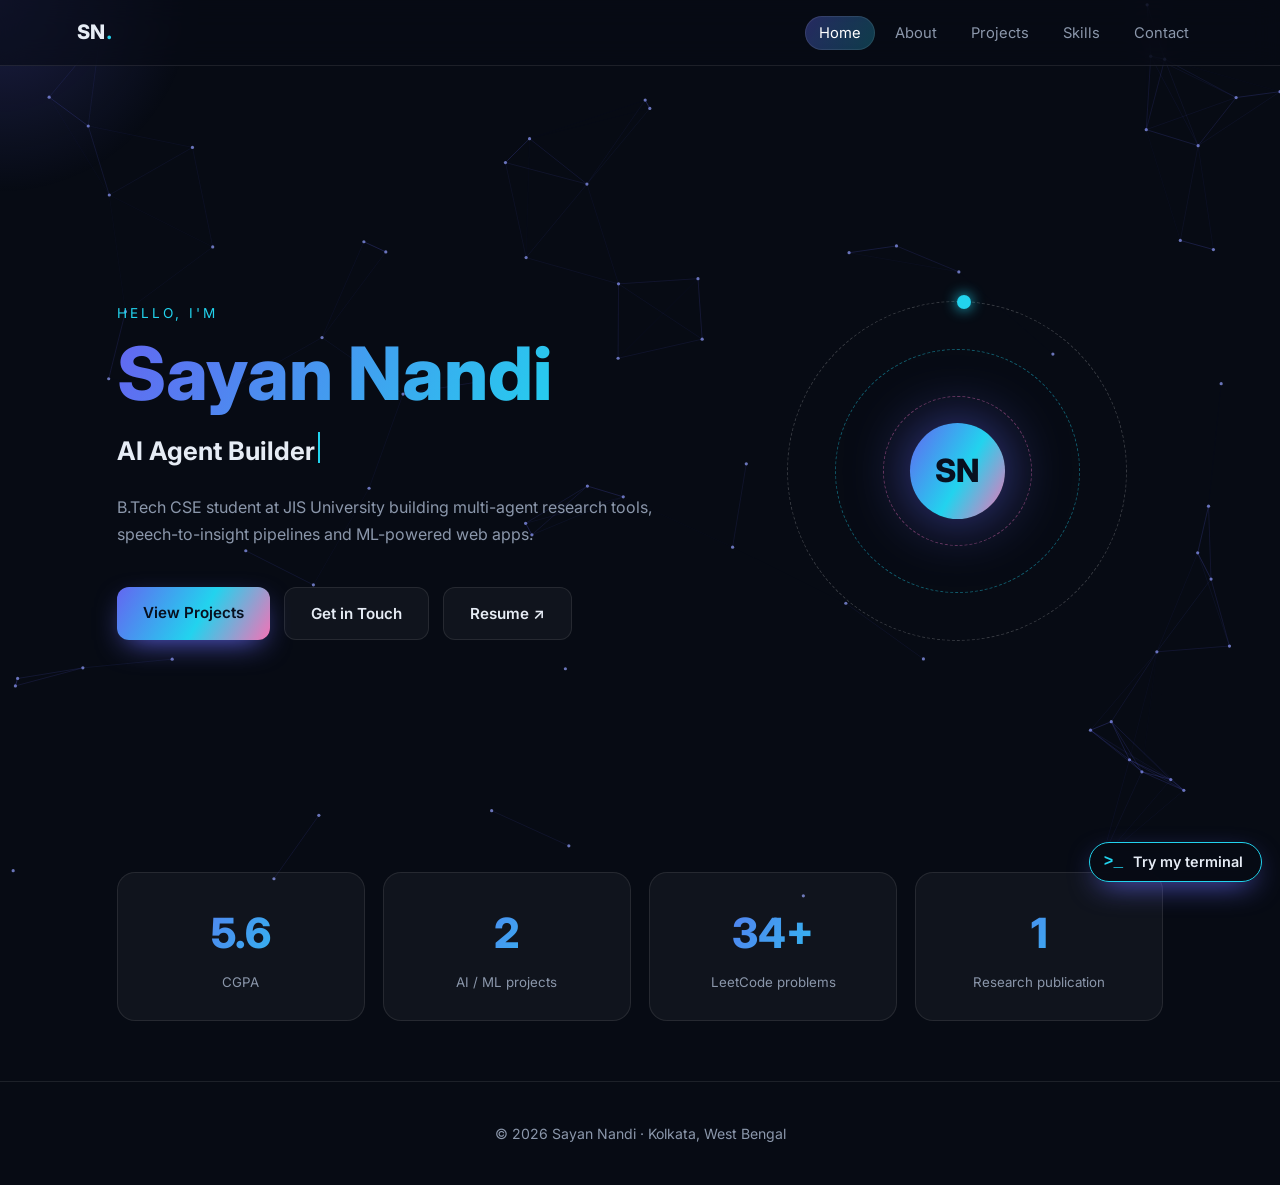
<file: index.html>
<!DOCTYPE html>
<html lang="en">
<head>
<meta charset="UTF-8">
<meta name="viewport" content="width=device-width, initial-scale=1">
<title>Sayan Nandi | Portfolio</title>
<meta name="description" content="Portfolio of Sayan Nandi, B.Tech CSE student building AI agents and ML apps.">
<link rel="preconnect" href="https://fonts.googleapis.com">
<link href="https://fonts.googleapis.com/css2?family=Inter:wght@400;500;600;800&display=swap" rel="stylesheet">
<link rel="stylesheet" href="css/style.css">
</head>
<body>
<canvas id="bg"></canvas><div class="glow"></div><div class="progress"></div><div id="curtain"></div>
<nav>
  <a class="logo" href="index.html">SN<span>.</span></a>
  <button class="burger" aria-label="Menu">☰</button>
  <ul class="links">
    <li><a href="index.html">Home</a></li>
    <li><a href="about.html">About</a></li>
    <li><a href="projects.html">Projects</a></li>
    <li><a href="skills.html">Skills</a></li>
    <li><a href="contact.html">Contact</a></li>
  </ul>
</nav>
<main>
  <section class="hero">
    <div>
      <p class="eyebrow reveal">Hello, I'm</p>
      <h1 class="reveal d1"><span class="grad">Sayan Nandi</span></h1>
      <p class="typing reveal d2"><b id="typed" data-words='["AI Agent Builder","Machine Learning Enthusiast","Research Intern","Full-Stack Learner","GSSoC 2026 Contributor"]'></b><span class="cursor"></span></p>
      <p class="sub reveal d3">B.Tech CSE student at JIS University  building multi-agent research tools, speech-to-insight pipelines and ML-powered web apps.</p>
      <div class="btns reveal d3">
        <a class="btn primary" href="projects.html">View Projects</a>
        <a class="btn" href="contact.html">Get in Touch</a>
        <a class="btn" href="SayanResumeNew.pdf" target="_blank">Resume ↗</a>
      </div>
    </div>
    <div class="orb reveal d2">
      <div class="ring"><i class="dot"></i></div><div class="ring"></div><div class="ring"></div>
      <div class="core">SN</div>
    </div>
  </section>

  <section class="stats">
    <div class="card stat reveal"><div class="num grad" data-count="9.4" data-dec="1">0</div><small>CGPA</small></div>
    <div class="card stat reveal d1"><div class="num grad" data-count="3">0</div><small>AI / ML projects</small></div>
    <div class="card stat reveal d2"><div class="num grad" data-count="57" data-suffix="+">0</div><small>LeetCode problems</small></div>
    <div class="card stat reveal d3"><div class="num grad" data-count="1">0</div><small>Research publication</small></div>
  </section>
</main>
<footer>© <span id="year"></span> Sayan Nandi · Kolkata, West Bengal</footer>
<script src="js/main.js"></script>
<script src="js/terminal.js"></script>
</body>
</html>
</file>
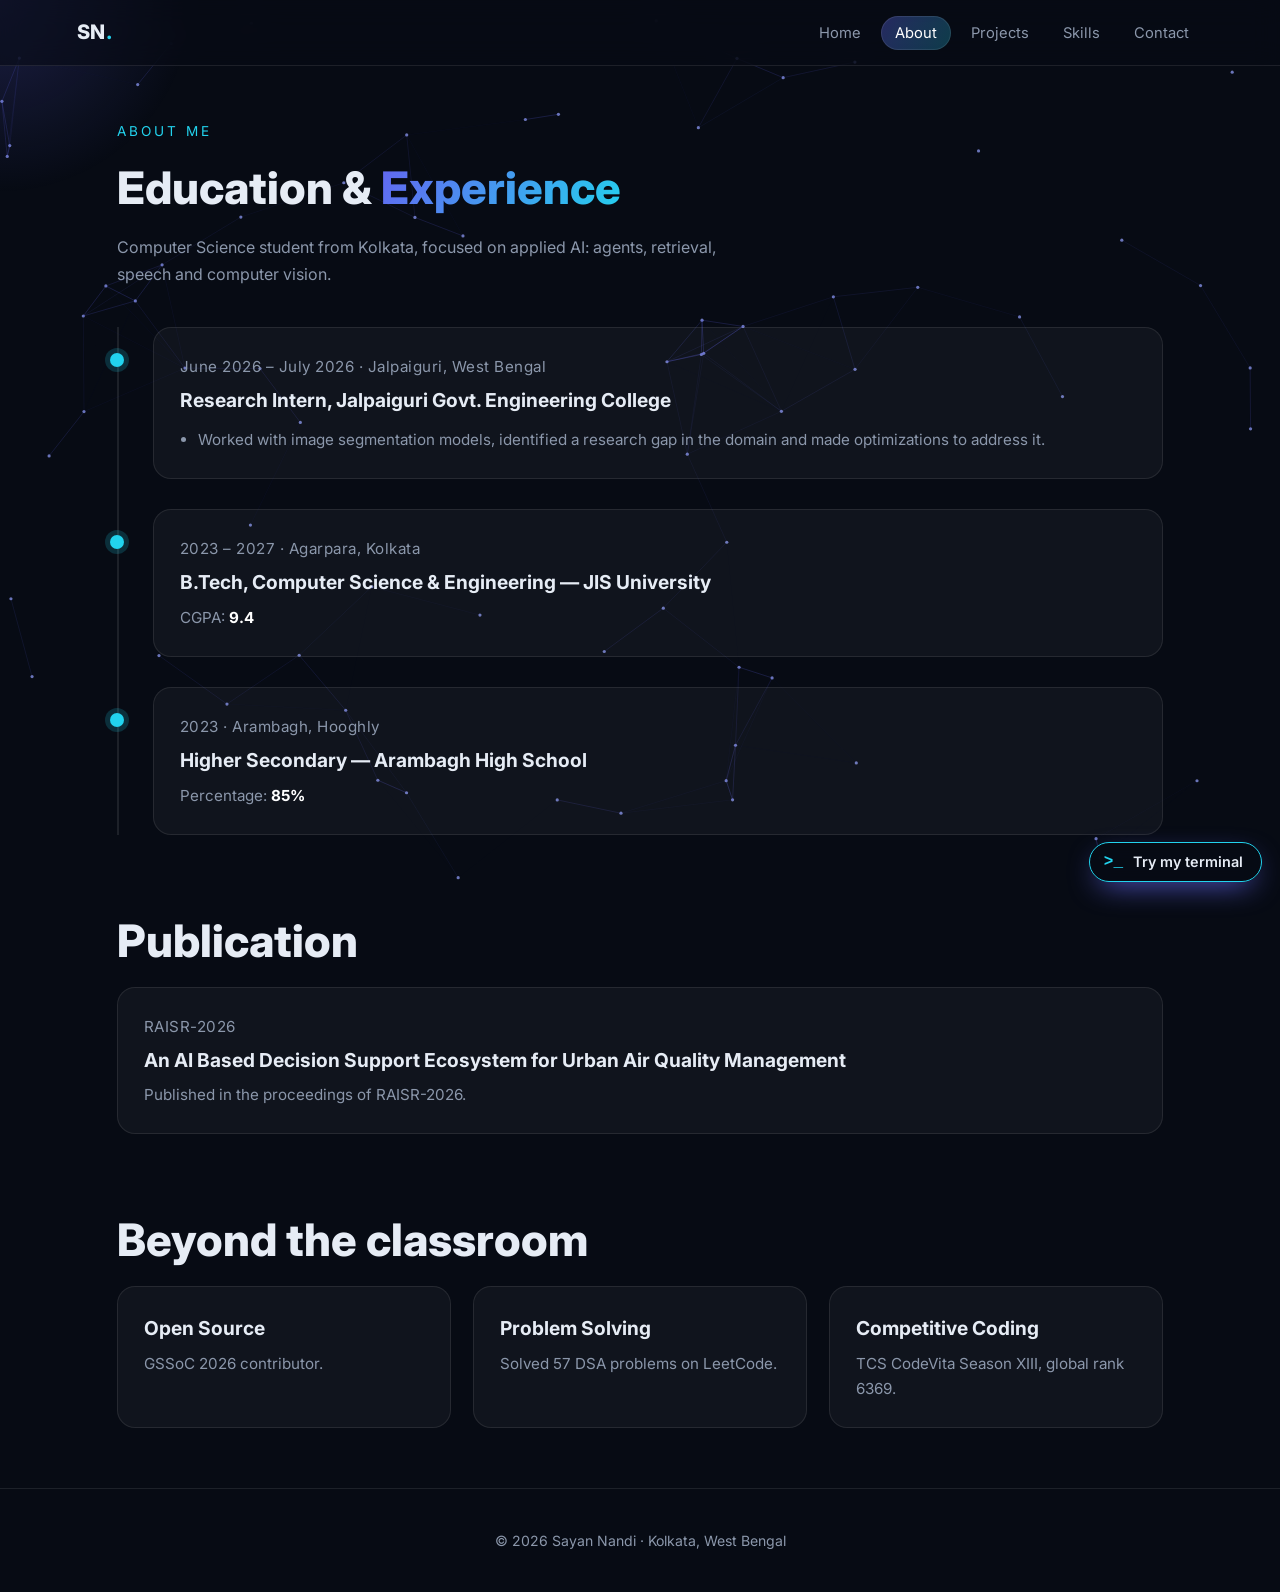
<file: about.html>
<!DOCTYPE html>
<html lang="en">
<head>
<meta charset="UTF-8">
<meta name="viewport" content="width=device-width, initial-scale=1">
<title>About | Sayan Nandi</title>
<link rel="preconnect" href="https://fonts.googleapis.com">
<link href="https://fonts.googleapis.com/css2?family=Inter:wght@400;500;600;800&display=swap" rel="stylesheet">
<link rel="stylesheet" href="css/style.css">
</head>
<body>
<canvas id="bg"></canvas><div class="glow"></div><div class="progress"></div><div id="curtain"></div>
<nav>
  <a class="logo" href="index.html">SN<span>.</span></a>
  <button class="burger" aria-label="Menu">☰</button>
  <ul class="links">
    <li><a href="index.html">Home</a></li>
    <li><a href="about.html">About</a></li>
    <li><a href="projects.html">Projects</a></li>
    <li><a href="skills.html">Skills</a></li>
    <li><a href="contact.html">Contact</a></li>
  </ul>
</nav>
<main>
  <p class="eyebrow reveal">About me</p>
  <h2 class="title reveal d1">Education &amp; <span class="grad">Experience</span></h2>
  <p class="sub reveal d2">Computer Science student from Kolkata, focused on applied AI: agents, retrieval, speech and computer vision.</p>

  <div class="timeline">
    <div class="tl-item reveal">
      <div class="card" data-tilt>
        <p class="meta">June 2026 – July 2026 · Jalpaiguri, West Bengal</p>
        <h3>Research Intern, Jalpaiguri Govt. Engineering College</h3>
        <ul><li>Worked with image segmentation models, identified a research gap in the domain and made optimizations to address it.</li></ul>
      </div>
    </div>
    <div class="tl-item reveal">
      <div class="card" data-tilt>
        <p class="meta">2023 – 2027 · Agarpara, Kolkata</p>
        <h3>B.Tech, Computer Science &amp; Engineering — JIS University</h3>
        <p>CGPA: <b style="color:#fff">9.4</b></p>
      </div>
    </div>
    <div class="tl-item reveal">
      <div class="card" data-tilt>
        <p class="meta">2023 · Arambagh, Hooghly</p>
        <h3>Higher Secondary — Arambagh High School</h3>
        <p>Percentage: <b style="color:#fff">85%</b></p>
      </div>
    </div>
  </div>

  <h2 class="title reveal" style="margin-top:70px">Publication</h2>
  <div class="card reveal" data-tilt>
    <p class="meta">RAISR-2026</p>
    <h3>An AI Based Decision Support Ecosystem for Urban Air Quality Management</h3>
    <p>Published in the proceedings of RAISR-2026.</p>
  </div>

  <h2 class="title reveal" style="margin-top:70px">Beyond the classroom</h2>
  <div class="grid g3">
    <div class="card reveal" data-tilt><h3>Open Source</h3><p>GSSoC 2026 contributor.</p></div>
    <div class="card reveal d1" data-tilt><h3>Problem Solving</h3><p>Solved 57 DSA problems on LeetCode.</p></div>
    <div class="card reveal d2" data-tilt><h3>Competitive Coding</h3><p>TCS CodeVita Season XIII, global rank 6369.</p></div>
  </div>
</main>
<footer>© <span id="year"></span> Sayan Nandi · Kolkata, West Bengal</footer>
<script src="js/main.js"></script>
<script src="js/terminal.js"></script>
</body>
</html>
</file>
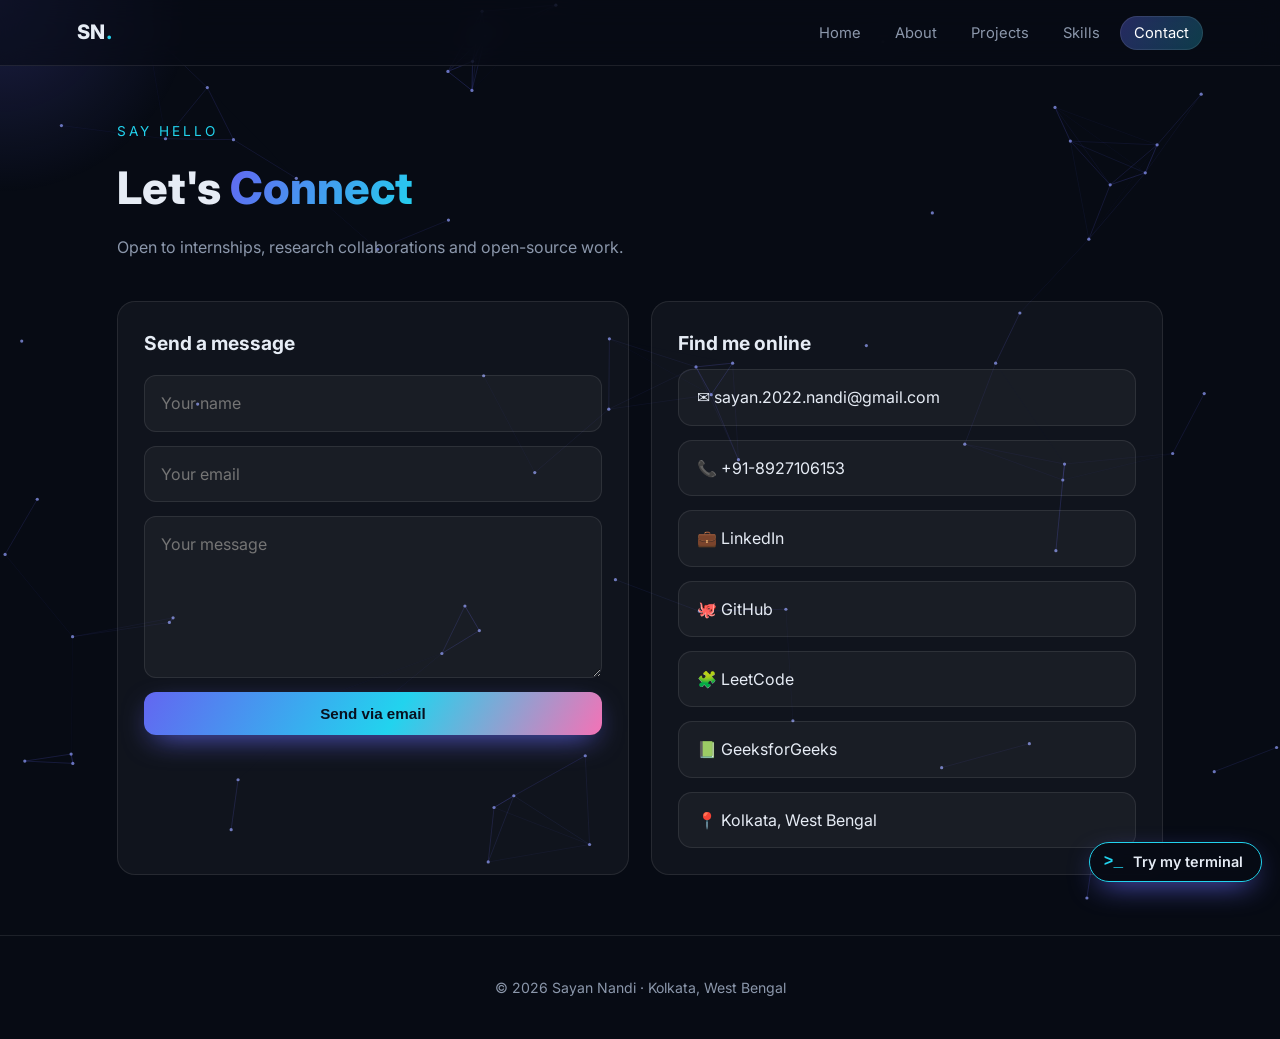
<file: contact.html>
<!DOCTYPE html>
<html lang="en">
<head>
<meta charset="UTF-8">
<meta name="viewport" content="width=device-width, initial-scale=1">
<title>Contact | Sayan Nandi</title>
<link rel="preconnect" href="https://fonts.googleapis.com">
<link href="https://fonts.googleapis.com/css2?family=Inter:wght@400;500;600;800&display=swap" rel="stylesheet">
<link rel="stylesheet" href="css/style.css">
</head>
<body>
<canvas id="bg"></canvas><div class="glow"></div><div class="progress"></div><div id="curtain"></div>
<nav>
  <a class="logo" href="index.html">SN<span>.</span></a>
  <button class="burger" aria-label="Menu">☰</button>
  <ul class="links">
    <li><a href="index.html">Home</a></li>
    <li><a href="about.html">About</a></li>
    <li><a href="projects.html">Projects</a></li>
    <li><a href="skills.html">Skills</a></li>
    <li><a href="contact.html">Contact</a></li>
  </ul>
</nav>
<main>
  <p class="eyebrow reveal">Say hello</p>
  <h2 class="title reveal d1">Let's <span class="grad">Connect</span></h2>
  <p class="sub reveal d2">Open to internships, research collaborations and open-source work.</p>

  <div class="grid g2">
    <div class="card reveal">
      <h3>Send a message</h3>
      <form id="contactForm" style="margin-top:16px">
        <input name="name" placeholder="Your name" required>
        <input name="email" type="email" placeholder="Your email" required>
        <textarea name="message" rows="5" placeholder="Your message" required></textarea>
        <button class="btn primary" type="submit">Send via email</button>
      </form>
    </div>
    <div class="card reveal d1">
      <h3>Find me online</h3>
      <div class="contact-list">
        <a href="mailto:sayan.2022.nandi@gmail.com">✉️ sayan.2022.nandi@gmail.com</a>
        <a href="tel:+918927106153">📞 +91-8927106153</a>
        <!-- Replace "#" with your own profile URLs -->
        <a href="https://www.linkedin.com/in/sayan-nandi-31887628b/" target="_blank">💼 LinkedIn</a>
        <a href="https://github.com/sayanndi" target="_blank">🐙 GitHub</a>
        <a href="https://leetcode.com/u/sayan-2005_/" target="_blank">🧩 LeetCode</a>
        <a href="https://www.geeksforgeeks.org/profile/sayan202rjys" target="_blank">📗 GeeksforGeeks</a>
        <a href="#" onclick="return false">📍 Kolkata, West Bengal</a>
      </div>
    </div>
  </div>
</main>
<footer>© <span id="year"></span> Sayan Nandi · Kolkata, West Bengal</footer>
<script src="js/main.js"></script>
<script src="js/terminal.js"></script>
</body>
</html>
</file>
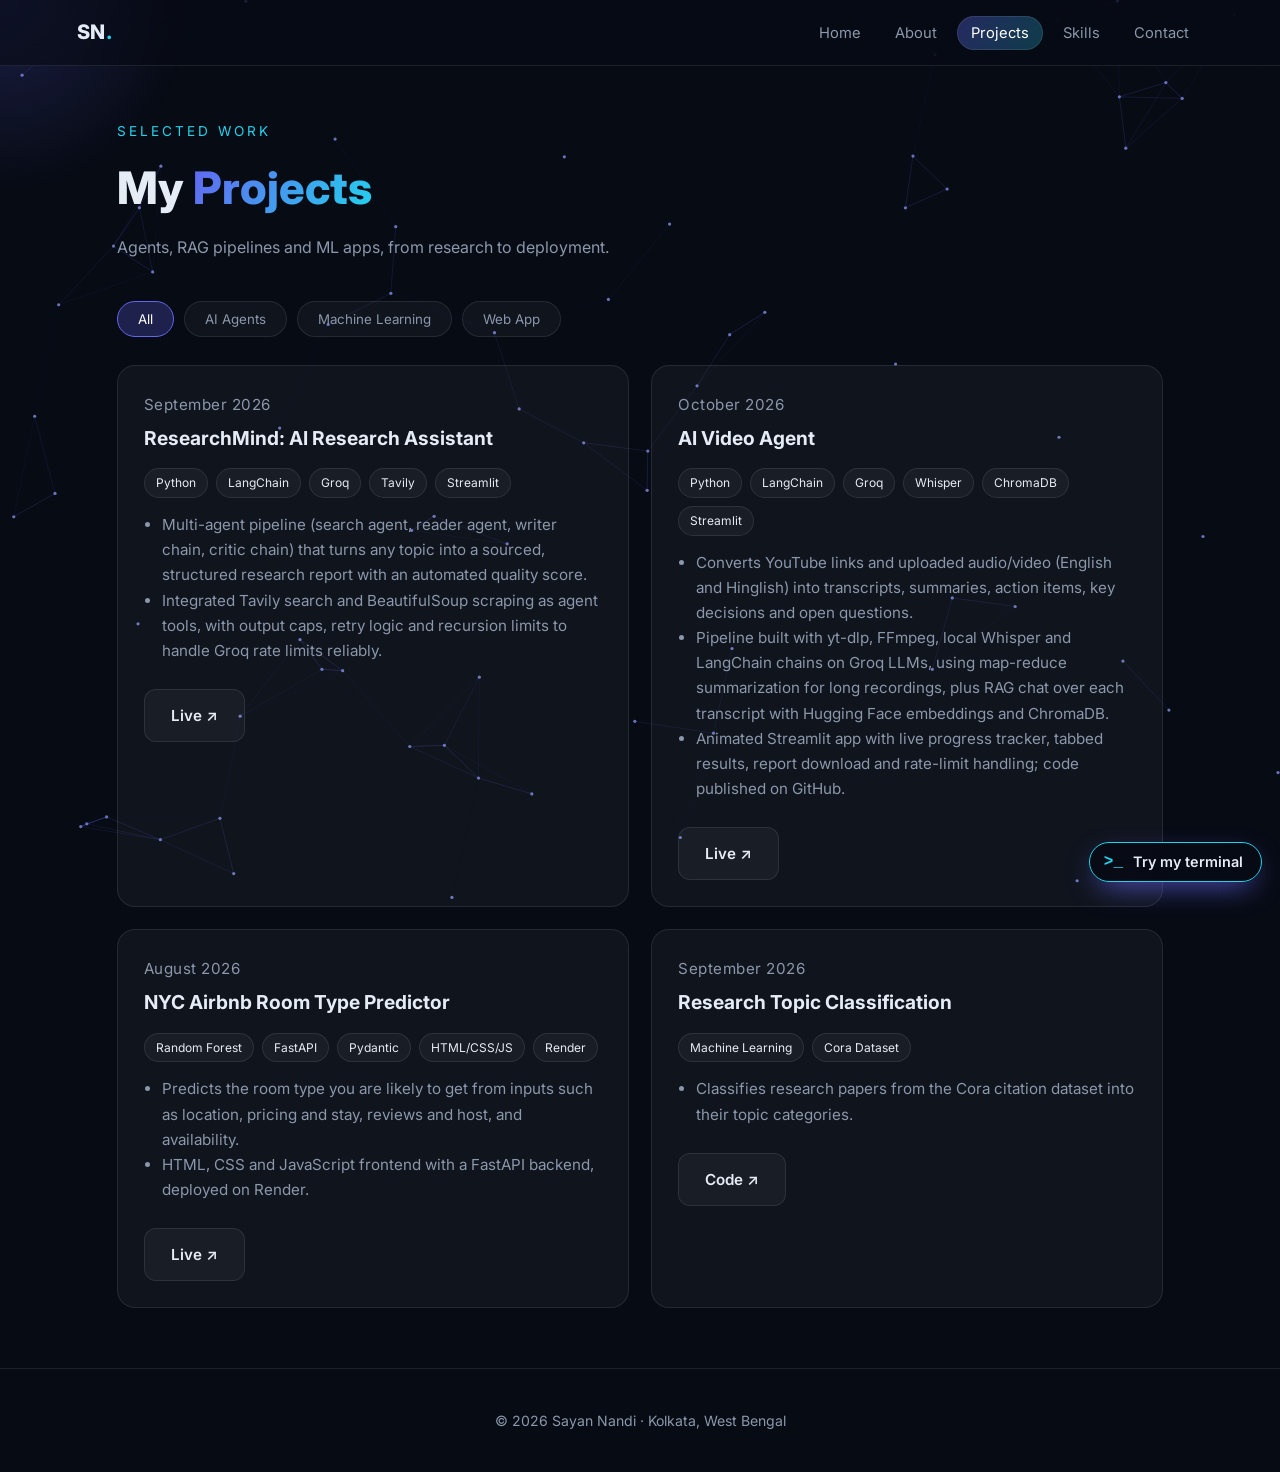
<file: projects.html>
<!DOCTYPE html>
<html lang="en">
<head>
<meta charset="UTF-8">
<meta name="viewport" content="width=device-width, initial-scale=1">
<title>Projects | Sayan Nandi</title>
<link rel="preconnect" href="https://fonts.googleapis.com">
<link href="https://fonts.googleapis.com/css2?family=Inter:wght@400;500;600;800&display=swap" rel="stylesheet">
<link rel="stylesheet" href="css/style.css">
</head>
<body>
<canvas id="bg"></canvas><div class="glow"></div><div class="progress"></div><div id="curtain"></div>
<nav>
  <a class="logo" href="index.html">SN<span>.</span></a>
  <button class="burger" aria-label="Menu">☰</button>
  <ul class="links">
    <li><a href="index.html">Home</a></li>
    <li><a href="about.html">About</a></li>
    <li><a href="projects.html">Projects</a></li>
    <li><a href="skills.html">Skills</a></li>
    <li><a href="contact.html">Contact</a></li>
  </ul>
</nav>
<main>
  <p class="eyebrow reveal">Selected work</p>
  <h2 class="title reveal d1">My <span class="grad">Projects</span></h2>
  <p class="sub reveal d2">Agents, RAG pipelines and ML apps, from research to deployment.</p>

  <div class="filters reveal d2">
    <button class="on" data-f="all">All</button>
    <button data-f="agents">AI Agents</button>
    <button data-f="ml">Machine Learning</button>
    <button data-f="web">Web App</button>
  </div>

  <div class="grid g2">
    <!-- Replace each "#" with your real GitHub / live links -->
    <article class="card proj reveal" data-cat="agents web" data-tilt>
      <p class="meta">September 2026</p>
      <h3>ResearchMind: AI Research Assistant</h3>
      <div class="tags"><span class="tag">Python</span><span class="tag">LangChain</span><span class="tag">Groq</span><span class="tag">Tavily</span><span class="tag">Streamlit</span></div>
      <ul>
        <li>Multi-agent pipeline (search agent, reader agent, writer chain, critic chain) that turns any topic into a sourced, structured research report with an automated quality score.</li>
        <li>Integrated Tavily search and BeautifulSoup scraping as agent tools, with output caps, retry logic and recursion limits to handle Groq rate limits reliably.</li>
      </ul>
      <div class="btns"><a class="btn" href="https://research-mind-7sjuixig8zohckhntmdadc.streamlit.app/" target="_blank">Live ↗</a></div>
    </article>

    <article class="card proj reveal d1" data-cat="agents web" data-tilt>
      <p class="meta">October 2026</p>
      <h3>AI Video Agent</h3>
      <div class="tags"><span class="tag">Python</span><span class="tag">LangChain</span><span class="tag">Groq</span><span class="tag">Whisper</span><span class="tag">ChromaDB</span><span class="tag">Streamlit</span></div>
      <ul>
        <li>Converts YouTube links and uploaded audio/video (English and Hinglish) into transcripts, summaries, action items, key decisions and open questions.</li>
        <li>Pipeline built with yt-dlp, FFmpeg, local Whisper and LangChain chains on Groq LLMs, using map-reduce summarization for long recordings, plus RAG chat over each transcript with Hugging Face embeddings and ChromaDB.</li>
        <li>Animated Streamlit app with live progress tracker, tabbed results, report download and rate-limit handling; code published on GitHub.</li>
      </ul>
      <div class="btns"><a class="btn" href="https://ai-video-agent-e4djabq2f3cnptg2oknu4u.streamlit.app/" target="_blank">Live ↗</a></div>
    </article>

    <article class="card proj reveal d2" data-cat="ml web" data-tilt>
      <p class="meta">August 2026</p>
      <h3>NYC Airbnb Room Type Predictor</h3>
      <div class="tags"><span class="tag">Random Forest</span><span class="tag">FastAPI</span><span class="tag">Pydantic</span><span class="tag">HTML/CSS/JS</span><span class="tag">Render</span></div>
      <ul>
        <li>Predicts the room type you are likely to get from inputs such as location, pricing and stay, reviews and host, and availability.</li>
        <li>HTML, CSS and JavaScript frontend with a FastAPI backend, deployed on Render.</li>
      </ul>
      <div class="btns"><a class="btn" href="https://nyc-airbnb-room-type-predictor-1-emyb.onrender.com/" target="_blank">Live ↗</a></div>
    </article>

    <article class="card proj reveal d3" data-cat="ml" data-tilt>
      <p class="meta">September 2026</p>
      <h3>Research Topic Classification</h3>
      <div class="tags"><span class="tag">Machine Learning</span><span class="tag">Cora Dataset</span></div>
      <ul><li>Classifies research papers from the Cora citation dataset into their topic categories.</li></ul>
      <div class="btns"><a class="btn" href="https://github.com/sayanndi/Cora_Project_Research_Topic_classification" target="_blank">Code ↗</a></div>
    </article>
  </div>
</main>
<footer>© <span id="year"></span> Sayan Nandi · Kolkata, West Bengal</footer>
<script src="js/main.js"></script>
<script src="js/terminal.js"></script>
</body>
</html>
</file>
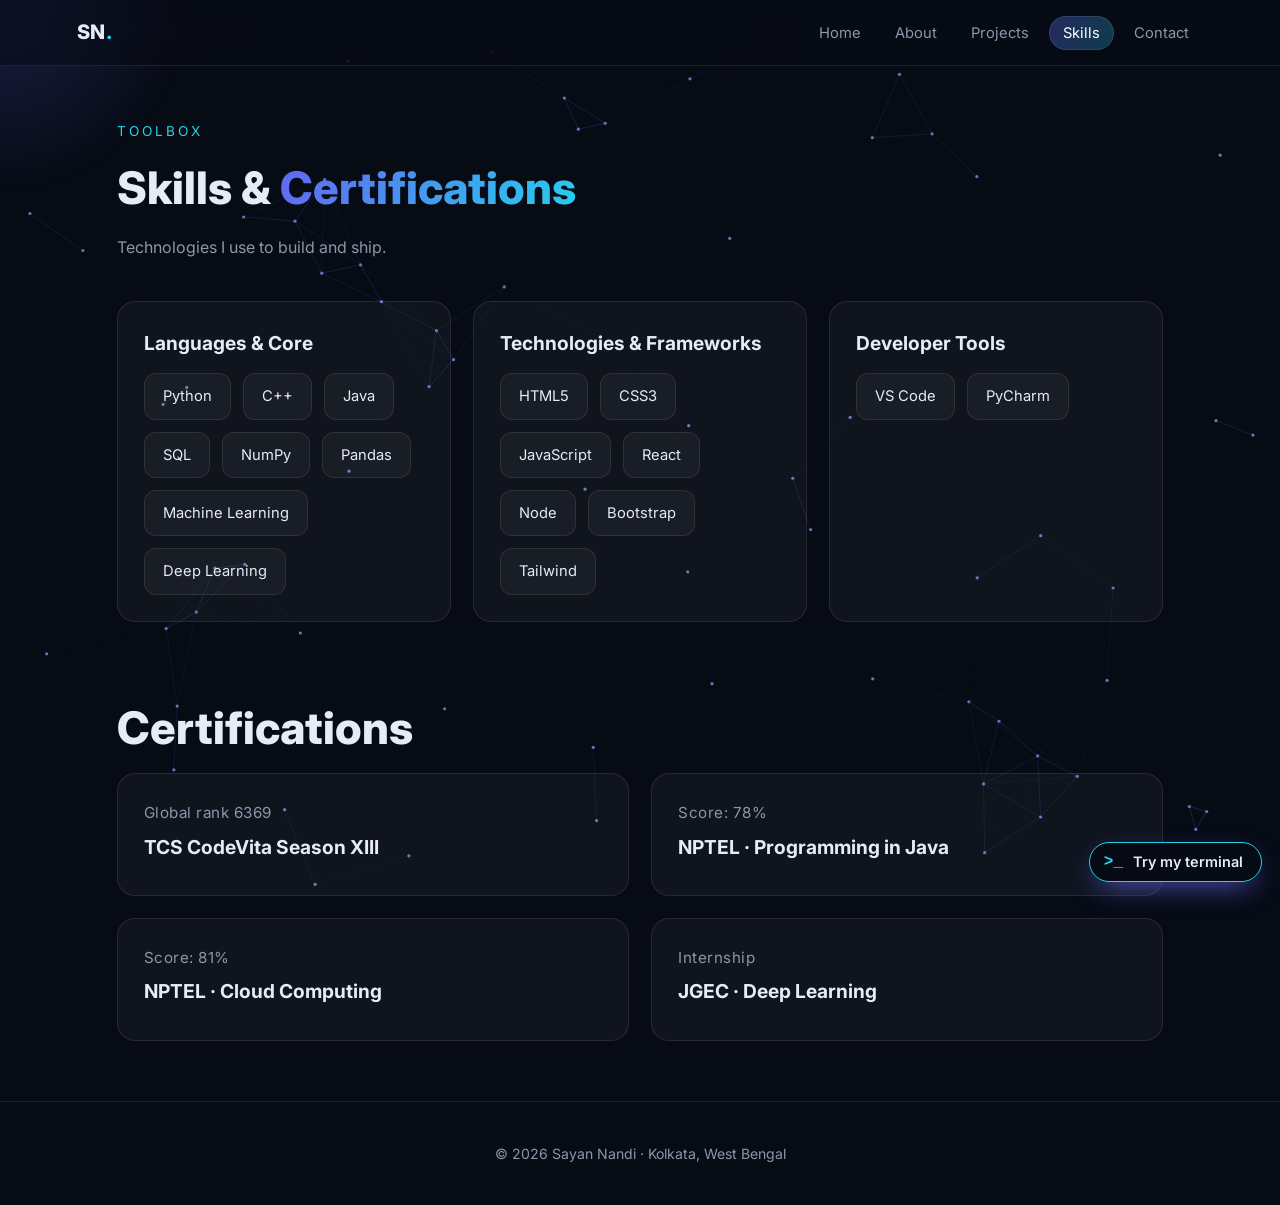
<file: skills.html>
<!DOCTYPE html>
<html lang="en">
<head>
<meta charset="UTF-8">
<meta name="viewport" content="width=device-width, initial-scale=1">
<title>Skills | Sayan Nandi</title>
<link rel="preconnect" href="https://fonts.googleapis.com">
<link href="https://fonts.googleapis.com/css2?family=Inter:wght@400;500;600;800&display=swap" rel="stylesheet">
<link rel="stylesheet" href="css/style.css">
</head>
<body>
<canvas id="bg"></canvas><div class="glow"></div><div class="progress"></div><div id="curtain"></div>
<nav>
  <a class="logo" href="index.html">SN<span>.</span></a>
  <button class="burger" aria-label="Menu">☰</button>
  <ul class="links">
    <li><a href="index.html">Home</a></li>
    <li><a href="about.html">About</a></li>
    <li><a href="projects.html">Projects</a></li>
    <li><a href="skills.html">Skills</a></li>
    <li><a href="contact.html">Contact</a></li>
  </ul>
</nav>
<main>
  <p class="eyebrow reveal">Toolbox</p>
  <h2 class="title reveal d1">Skills &amp; <span class="grad">Certifications</span></h2>
  <p class="sub reveal d2">Technologies I use to build and ship.</p>

  <div class="grid g3">
    <div class="card reveal" data-tilt>
      <h3>Languages &amp; Core</h3>
      <div class="chips"><span class="chip">Python</span><span class="chip">C++</span><span class="chip">Java</span><span class="chip">SQL</span><span class="chip">NumPy</span><span class="chip">Pandas</span><span class="chip">Machine Learning</span><span class="chip">Deep Learning</span></div>
    </div>
    <div class="card reveal d1" data-tilt>
      <h3>Technologies &amp; Frameworks</h3>
      <div class="chips"><span class="chip">HTML5</span><span class="chip">CSS3</span><span class="chip">JavaScript</span><span class="chip">React</span><span class="chip">Node</span><span class="chip">Bootstrap</span><span class="chip">Tailwind</span></div>
    </div>
    <div class="card reveal d2" data-tilt>
      <h3>Developer Tools</h3>
      <div class="chips"><span class="chip">VS Code</span><span class="chip">PyCharm</span></div>
    </div>
  </div>

  <h2 class="title reveal" style="margin-top:70px">Certifications</h2>
  <div class="grid g2">
    <div class="card reveal" data-tilt><p class="meta">Global rank 6369</p><h3>TCS CodeVita Season XIII</h3></div>
    <div class="card reveal d1" data-tilt><p class="meta">Score: 78%</p><h3>NPTEL · Programming in Java</h3></div>
    <div class="card reveal d2" data-tilt><p class="meta">Score: 81%</p><h3>NPTEL · Cloud Computing</h3></div>
    <div class="card reveal d3" data-tilt><p class="meta">Internship</p><h3>JGEC · Deep Learning</h3></div>
  </div>
</main>
<footer>© <span id="year"></span> Sayan Nandi · Kolkata, West Bengal</footer>
<script src="js/main.js"></script>
<script src="js/terminal.js"></script>
</body>
</html>
</file>
<file: css/style.css>
:root{
  --bg:#070b14; --bg2:#0d1424; --card:rgba(255,255,255,.04); --line:rgba(255,255,255,.09);
  --text:#e6ecf5; --muted:#8b97ab; --a1:#6366f1; --a2:#22d3ee; --a3:#f472b6;
  --grad:linear-gradient(120deg,var(--a1),var(--a2) 55%,var(--a3));
}
*{box-sizing:border-box;margin:0;padding:0}
html{scroll-behavior:smooth}
body{font-family:'Inter',system-ui,sans-serif;background:var(--bg);color:var(--text);line-height:1.65;overflow-x:hidden;min-height:100vh}
a{color:inherit;text-decoration:none}
#bg{position:fixed;inset:0;z-index:-2}
.glow{position:fixed;width:420px;height:420px;border-radius:50%;pointer-events:none;z-index:-1;
  background:radial-gradient(circle,rgba(99,102,241,.22),transparent 65%);transform:translate(-50%,-50%);transition:opacity .3s}
.grad{background:var(--grad);-webkit-background-clip:text;background-clip:text;color:transparent;background-size:200% auto;animation:shine 6s linear infinite}
@keyframes shine{to{background-position:200% center}}

/* nav */
nav{position:fixed;top:0;left:0;right:0;z-index:50;display:flex;justify-content:space-between;align-items:center;
  padding:16px 6vw;backdrop-filter:blur(14px);background:rgba(7,11,20,.6);border-bottom:1px solid var(--line)}
.logo{font-weight:800;font-size:1.25rem;letter-spacing:.5px}
.logo span{color:var(--a2)}
.links{display:flex;gap:6px;list-style:none}
.links a{padding:8px 14px;border-radius:999px;color:var(--muted);font-size:.92rem;position:relative;transition:.25s}
.links a:hover{color:var(--text);background:var(--card)}
.links a.active{color:#fff;background:linear-gradient(120deg,rgba(99,102,241,.35),rgba(34,211,238,.25));box-shadow:0 0 0 1px var(--line) inset}
.burger{display:none;background:none;border:0;color:var(--text);font-size:1.6rem;cursor:pointer}

/* layout */
main{padding:120px 6vw 60px;max-width:1200px;margin:0 auto}
.eyebrow{color:var(--a2);font-size:.85rem;letter-spacing:3px;text-transform:uppercase;margin-bottom:10px}
h1{font-size:clamp(2.4rem,6vw,4.6rem);line-height:1.08;font-weight:800}
h2.title{font-size:clamp(1.8rem,4vw,2.8rem);font-weight:800;margin-bottom:8px}
.sub{color:var(--muted);max-width:640px;margin-bottom:40px}
.hero{min-height:78vh;display:grid;grid-template-columns:1.3fr .9fr;gap:40px;align-items:center}
.typing{font-size:clamp(1.1rem,2.4vw,1.6rem);margin:16px 0 22px;min-height:2.2rem;color:var(--muted)}
.typing b{color:var(--text)}
.cursor{display:inline-block;width:2px;height:1.2em;background:var(--a2);margin-left:3px;vertical-align:-3px;animation:blink 1s steps(1) infinite}
@keyframes blink{50%{opacity:0}}
.btns{display:flex;gap:14px;flex-wrap:wrap;margin-top:26px}
.btn{padding:13px 26px;border-radius:12px;font-weight:600;border:1px solid var(--line);transition:.3s;cursor:pointer;font-size:.95rem;background:var(--card);color:var(--text)}
.btn.primary{background:var(--grad);border:0;color:#08101f;box-shadow:0 10px 30px -10px var(--a1)}
.btn:hover{transform:translateY(-3px);box-shadow:0 14px 30px -12px var(--a2)}

/* avatar orb */
.orb{position:relative;width:min(340px,70vw);aspect-ratio:1;margin:auto}
.orb .ring{position:absolute;inset:0;border-radius:50%;border:1px dashed rgba(255,255,255,.2);animation:spin 18s linear infinite}
.orb .ring:nth-child(2){inset:14%;border-color:rgba(34,211,238,.4);animation-duration:12s;animation-direction:reverse}
.orb .ring:nth-child(3){inset:28%;border-color:rgba(244,114,182,.4);animation-duration:9s}
.orb .core{position:absolute;inset:36%;border-radius:50%;background:var(--grad);display:grid;place-items:center;
  font-weight:800;font-size:2rem;color:#08101f;animation:float 4s ease-in-out infinite;box-shadow:0 0 60px rgba(99,102,241,.6)}
.orb .dot{position:absolute;width:14px;height:14px;border-radius:50%;background:var(--a2);top:-7px;left:50%;box-shadow:0 0 14px var(--a2)}
@keyframes spin{to{transform:rotate(360deg)}}
@keyframes float{50%{transform:translateY(-12px)}}

/* grid + cards */
.grid{display:grid;gap:22px}
.g3{grid-template-columns:repeat(auto-fit,minmax(270px,1fr))}
.g2{grid-template-columns:repeat(auto-fit,minmax(340px,1fr))}
.card{background:var(--card);border:1px solid var(--line);border-radius:18px;padding:26px;position:relative;overflow:hidden;
  transition:transform .25s ease,border-color .3s;transform-style:preserve-3d}
.card::before{content:"";position:absolute;inset:0;pointer-events:none;background:radial-gradient(500px circle at var(--mx,50%) var(--my,0%),rgba(99,102,241,.16),transparent 45%);opacity:0;transition:.3s}
.card:hover{border-color:rgba(99,102,241,.5)}
.card:hover::before{opacity:1}
.card h3{font-size:1.2rem;margin-bottom:6px}
.card p,.card li{color:var(--muted);font-size:.95rem}
.card ul{padding-left:18px;margin-top:10px}
.meta{font-size:.82rem;color:var(--a2);margin-bottom:6px;letter-spacing:.5px}
.tags{display:flex;flex-wrap:wrap;gap:8px;margin:14px 0}
.tag{font-size:.75rem;padding:4px 11px;border-radius:999px;border:1px solid var(--line);background:rgba(255,255,255,.04);color:var(--text)}
.stats{display:grid;grid-template-columns:repeat(auto-fit,minmax(170px,1fr));gap:18px;margin-top:50px}
.stat{text-align:center}
.stat .num{font-size:2.6rem;font-weight:800}
.stat small{color:var(--muted)}

/* timeline */
.timeline{position:relative;padding-left:34px;border-left:2px solid var(--line)}
.tl-item{position:relative;margin-bottom:30px}
.tl-item::before{content:"";position:absolute;left:-43px;top:26px;width:14px;height:14px;border-radius:50%;background:var(--a2);box-shadow:0 0 0 5px rgba(34,211,238,.18)}

/* skills */
.chips{display:flex;flex-wrap:wrap;gap:12px;margin-top:14px}
.chip{padding:10px 18px;border-radius:12px;background:var(--card);border:1px solid var(--line);font-size:.92rem;
  animation:bob 4s ease-in-out infinite;transition:.25s}
.chip:nth-child(2n){animation-delay:-1s}.chip:nth-child(3n){animation-delay:-2s}
.chip:hover{border-color:var(--a2);color:var(--a2);transform:translateY(-4px) scale(1.06)}
@keyframes bob{50%{transform:translateY(-5px)}}

/* filter */
.filters{display:flex;gap:10px;margin-bottom:28px;flex-wrap:wrap}
.filters button{padding:9px 20px;border-radius:999px;border:1px solid var(--line);background:var(--card);color:var(--muted);cursor:pointer;transition:.25s;font-family:inherit}
.filters button.on,.filters button:hover{color:#fff;border-color:var(--a1);background:rgba(99,102,241,.25)}
.proj.hide{display:none}

/* contact */
form{display:grid;gap:14px}
input,textarea{width:100%;padding:14px 16px;border-radius:12px;border:1px solid var(--line);background:rgba(255,255,255,.04);color:var(--text);font:inherit;outline:none;transition:.25s}
input:focus,textarea:focus{border-color:var(--a2);box-shadow:0 0 0 3px rgba(34,211,238,.15)}
.contact-list{display:grid;gap:14px;margin-top:10px}
.contact-list a{display:flex;gap:12px;align-items:center;padding:14px 18px;border:1px solid var(--line);border-radius:14px;background:var(--card);transition:.25s}
.contact-list a:hover{transform:translateX(6px);border-color:var(--a2)}

footer{text-align:center;color:var(--muted);padding:40px 6vw;border-top:1px solid var(--line);font-size:.88rem}

/* reveal + page transition */
.reveal{opacity:0;transform:translateY(34px);transition:opacity .8s ease,transform .8s ease}
.reveal.in{opacity:1;transform:none}
.d1{transition-delay:.1s}.d2{transition-delay:.2s}.d3{transition-delay:.3s}
#curtain{position:fixed;inset:0;z-index:100;background:var(--grad);transform:translateY(100%);pointer-events:none}
#curtain.cover{animation:cover .45s ease forwards}
#curtain.uncover{transform:translateY(0);animation:uncover .6s .05s ease forwards}
@keyframes cover{to{transform:translateY(0)}}
@keyframes uncover{to{transform:translateY(-100%)}}
.progress{position:fixed;top:0;left:0;height:3px;background:var(--grad);width:0;z-index:60}

@media(max-width:820px){
  .hero{grid-template-columns:1fr;text-align:center;padding-top:20px}
  .btns{justify-content:center}
  .burger{display:block}
  .links{position:fixed;top:62px;left:0;right:0;flex-direction:column;background:rgba(7,11,20,.96);padding:14px 6vw;
    transform:translateY(-130%);transition:.35s;border-bottom:1px solid var(--line)}
  .links.open{transform:none}
  .g2{grid-template-columns:1fr}
}
@media(prefers-reduced-motion:reduce){*{animation:none!important;transition:none!important}.reveal{opacity:1;transform:none}}
</file>
